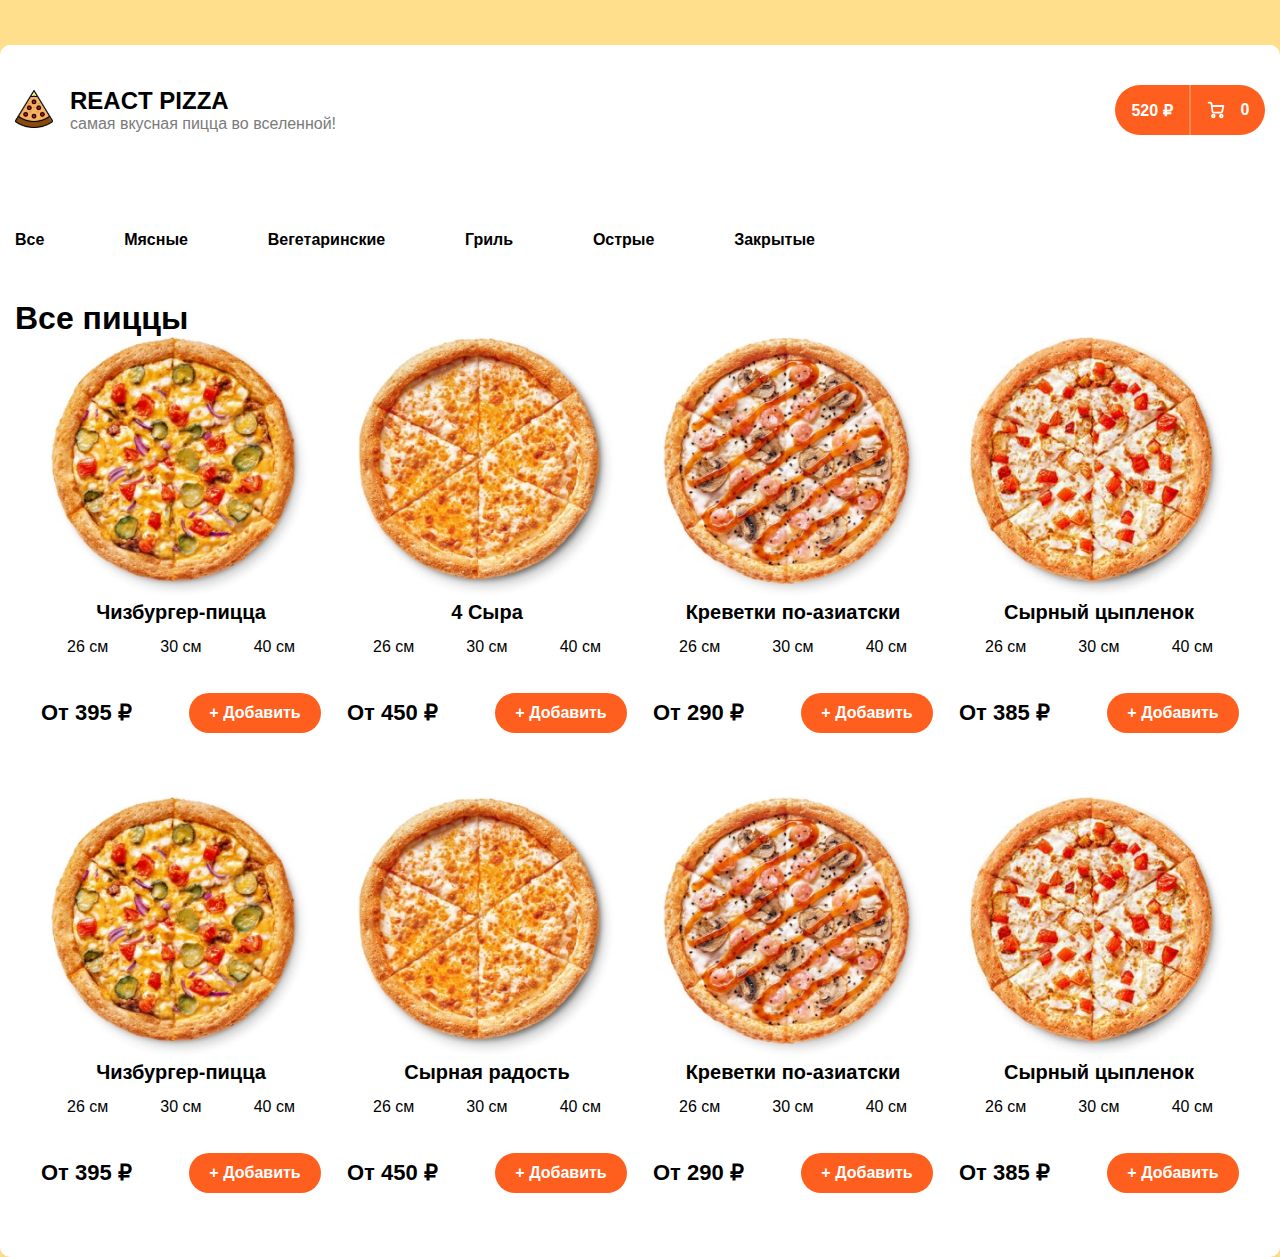
<file: pizzashop/index.html>
<!DOCTYPE html>
<html lang="en">
<head>
    <meta charset="UTF-8">
    <meta name="viewport" content="width=device-width">
    <title>Пиццерия</title>
    <link rel = "stylesheet" href="css/style.css">
</head>
<style> .white { color: #fff;} </style>
<body>
    <div class="container">
        <div class="content">
           
            
            <div class="header">
                <div class="logo-block">
                    <svg class = "pizza-logo" width="38" height="38" viewBox="0 0 38 38" fill="none" xmlns="http://www.w3.org/2000/svg" xmlns:xlink="http://www.w3.org/1999/xlink">
                        <rect width="38" height="38" fill="url(#pattern0)"/>
                        <defs>
                        <pattern id="pattern0" patternContentUnits="objectBoundingBox" width="1" height="1">
                        <use xlink:href="#image0" transform="scale(0.00195312)"/>
                        </pattern>
                        <image id="image0" width="512" height="512" xlink:href="[data-uri]"/>
                        </defs>
                    </svg>
                    
                    <div class="text-logo-1"><b>REACT PIZZA</b></div>
                    <div class="text-logo-2">самая вкусная пицца во вселенной!</div>
                </div>

                <div class="shop">
                    <div class="money"><b>520 ₽</b></div>
                   <a href="shop.html"><div class="korzina">
                        <svg width="18" height="18" viewBox="0 0 18 18" fill="none" xmlns="http://www.w3.org/2000/svg">
                            <path d="M6.33333 16.3333C7.06971 16.3333 7.66667 15.7364 7.66667 15C7.66667 14.2636 7.06971 13.6667 6.33333 13.6667C5.59695 13.6667 5 14.2636 5 15C5 15.7364 5.59695 16.3333 6.33333 16.3333Z" stroke="white" stroke-width="1.8" stroke-linecap="round" stroke-linejoin="round"/>
                            <path d="M14.3333 16.3333C15.0697 16.3333 15.6667 15.7364 15.6667 15C15.6667 14.2636 15.0697 13.6667 14.3333 13.6667C13.597 13.6667 13 14.2636 13 15C13 15.7364 13.597 16.3333 14.3333 16.3333Z" stroke="white" stroke-width="1.8" stroke-linecap="round" stroke-linejoin="round"/>
                            <path d="M4.78002 4.99999H16.3334L15.2134 10.5933C15.1524 10.9003 14.9854 11.176 14.7417 11.3722C14.4979 11.5684 14.1929 11.6727 13.88 11.6667H6.83335C6.50781 11.6694 6.1925 11.553 5.94689 11.3393C5.70128 11.1256 5.54233 10.8295 5.50002 10.5067L4.48669 2.82666C4.44466 2.50615 4.28764 2.21182 4.04482 1.99844C3.80201 1.78505 3.48994 1.66715 3.16669 1.66666H1.66669" stroke="white" stroke-width="1.8" stroke-linecap="round" stroke-linejoin="round"/>
                        </svg> 
                        <b class = "white">0</b>
                    </div></a>
                </div>
            </div>

           
            <nav>
                <ul>
                    <li onclick="sortPizza(0); allPizza ();"><a href=#><b>Все</b></li></a>
                    <li onclick="sortPizza(1); allPizza (); offСhease (); offSpicy();s"><a href=#><b>Мясные</b></li></a>
                    <li onclick="sortPizza(2); allPizza (); notHavePizza()"><a href=#><b>Вегетаринские</b></li></a>
                    <li onclick="sortPizza(3); allPizza (); notHavePizza()"><a href=#><b>Гриль</b></li></a>
                    <li onclick="sortPizza(4); allPizza (); offMeat (); offСhease ();" ><a href=#><b>Острые</b></li></a>
                    <li onclick="sortPizza(5); allPizza (); notHavePizza()"><a href=#><b>Закрытые</b></li></a>
                </ul>
                
                <!-- <div class="sort">
                    <svg width="10" height="6" viewBox="0 0 10 6" fill="none" xmlns="http://www.w3.org/2000/svg">
                        <path d="M10 5C10 5.16927 9.93815 5.31576 9.81445 5.43945C9.69075 5.56315 9.54427 5.625 9.375 5.625H0.625C0.455729 5.625 0.309245 5.56315 0.185547 5.43945C0.061849 5.31576 0 5.16927 0 5C0 4.83073 0.061849 4.68424 0.185547 4.56055L4.56055 0.185547C4.68424 0.061849 4.83073 0 5 0C5.16927 0 5.31576 0.061849 5.43945 0.185547L9.81445 4.56055C9.93815 4.68424 10 4.83073 10 5Z" fill="#2C2C2C"/>
                    </svg>
                   <div class="sort-text"><b>Сортировать по цене</b></div>
                        
                </div> -->
            </nav>
       
            <div class="text-all-pizza" id = "allpizza"><b>Все пиццы</b></div>

            <div class="pizza-section">
                
                <div class="pizza-block" id="meat">
                    <img src="img/1.png" class="pizza-img">
                    <div class="pizza-name"><b>Чизбургер-пицца</b></div>
                    <!--<div class="dough">
                        <div class="fat">традиционное</div>
                        <div class="thin">тонкое</div>
                    </div>-->
                    <div class="size">
                        <div class="s26" onclick=change26CB(elem)>26 см</div>
                        <div class="s30" onclick=change30CB(elem)>30 см</div>
                        <div class="s40" onclick=change40CB(elem)>40 см</div>
                    </div>
                    <div class="buy">
                        <div class="price" id="cheaseburg"><b>От 395 ₽</b></div>
                        <div class="add-btn"><b> + Добавить</b></div>
                    </div>
                </div>                 
               
                <div class="pizza-block" id = "cheaseee">
                    <img src="img/2.png" class="pizza-img">
                    <p class="pizza-name"><b>4 Cыра</b></p>
                   <!-- <div class="dough">
                        <div class="fat">традиционное</div>
                        <div class="thin">тонкое</div>
                    </div> -->
                    <div class="size">
                        <div class="s26" onclick=change26C(elem3)>26 см</div>
                        <div class="s30" onclick=change30C(elem3)>30 см</div>
                        <div class="s40" onclick=change40C(elem3)>40 см</div>
                    </div>
                    <div class="buy">
                        <div class="price" id="chease"><b>От 450 ₽</b></div>
                        <div class="add-btn"><b> + Добавить</b></div>
                    </div>
                       
                </div>

                <div class="pizza-block" id = "spicy">
                    <img src="img/3.png" class="pizza-img">  
                    <div class="pizza-name"><b>Креветки по-азиатски</b></div>
                   <!-- <div class="dough">
                        <div class="fat">традиционное</div>
                        <div class="thin">тонкое</div>
                    </div>-->
                    <div class="size">
                        <div class="s26" onclick=change26A(elem5)>26 см</div>
                        <div class="s30" onclick=change30A(elem5)>30 см</div>
                        <div class="s40" onclick=change40A(elem5)>40 см</div>
                    </div>
                    <div class="buy">
                        <div class="price" id="aziat"><b>От 290 ₽</b></div>
                        <div class="add-btn"><b> + Добавить</b></div>
                    </div> 
                </div>

                <div class="pizza-block" id="meat2">
                    <img src="img/4.png" class="pizza-img"> 
                    <div class="pizza-name"><b>Сырный цыпленок</b></div>
                    <!--<div class="dough">
                        <div class="fat">традиционное</div>
                        <div class="thin">тонкое</div>
                    </div>-->
                    <div class="size">
                        <div class="s26" onclick=change26CC(elem7)>26 см</div>
                        <div class="s30" onclick=change30CC(elem7)>30 см</div>
                        <div class="s40" onclick=change40CC(elem7)>40 см</div>
                    </div>
                    <div class="buy">
                        <div class="price" id="cheaseC"><b>От 385 ₽</b></div>
                        <div class="add-btn"><b> + Добавить</b></div>
                    </div>  
                </div>

                <div class="pizza-block" id="meat3" id=>
                    <img src="img/1.png" class="pizza-img">
                    <div class="pizza-name"><b>Чизбургер-пицца</b></div>
                   <!-- <div class="dough">
                        <div class="fat">традиционное</div>
                        <div class="thin">тонкое</div>
                    </div> -->
                    <div class="size">
                        <div class="s26" onclick=change26CB(elem2)>26 см</div>
                        <div class="s30" onclick=change30CB(elem2)>30 см</div>
                        <div class="s40" onclick=change40CB(elem2)>40 см</div>
                    </div>
                    <div class="buy">
                        <div class="price" id="cheaseburg2"><b>От 395 ₽</b></div>
                        <div class="add-btn"><b> + Добавить</b></div>
                    </div>
                </div>
 
                


                
                <div class="pizza-block" id = "cheaseee2">
                    <img src="img/2.png" class="pizza-img">
                    <div class="pizza-name"><b>Cырная радость</b></div>
                   <!-- <div class="dough">
                        <div class="fat">традиционное</div>
                        <div class="thin">тонкое</div>
                    </div>-->
                    <div class="size">
                        <div class="s26" onclick=change26C(elem4)>26 см</div>
                        <div class="s30" onclick=change30C(elem4)>30 см</div>
                        <div class="s40" onclick=change40C(elem4)>40 см</div>
                    </div>
                    <div class="buy">
                        <div class="price" id="chease2"><b>От 450 ₽</b></div>
                        <div class="add-btn"><b> + Добавить</b></div>
                    </div>
                       
                </div>


                <div class="pizza-block" id="spicy2">
                    <img src="img/3.png" class="pizza-img">  
                    <div class="pizza-name"><b>Креветки по-азиатски</b></div>
                    <!--<div class="dough">
                        <div class="fat">традиционное</div>
                        <div class="thin">тонкое</div>
                    </div>-->
                    <div class="size">
                        <div class="s26" onclick=change26A(elem6)>26 см</div>
                        <div class="s30" onclick=change30A(elem6)>30 см</div>
                        <div class="s40" onclick=change40A(elem6)>40 см</div>
                    </div>
                    <div class="buy">
                        <div class="price" id="aziat2"><b>От 290 ₽</b></div>
                        <div class="add-btn"><b> + Добавить</b></div>
                    </div> 
                </div>

                <div class="pizza-block" id="meat4">
                    <img src="img/4.png" class="pizza-img"> 
                    <div class="pizza-name"><b>Сырный цыпленок</b></div>
                    <!--<div class="dough">
                        <div class="fat">традиционное</div>
                        <div class="thin">тонкое</div>
                    </div>-->
                    <div class="size">
                        <div class="s26" onclick=change26CC(elem8)>26 см</div>
                        <div class="s30" onclick=change30CC(elem8)>30 см</div>
                        <div class="s40" onclick=change40CC(elem8)>40 см</div>
                    </div>
                    <div class="buy">
                        <div class="price" id="cheaseC2"><b>От 385 ₽</b></div>
						<div class="add-btn"><b> + Добавить</b></div>
                    </div>  
                </div>
                
   
            </div>
        </div>
    </div>
    
    
    
    
    <script src = "js/sort.js"></script>
    <script src = "js/price.js"></script>

</body>
</html>
</file>
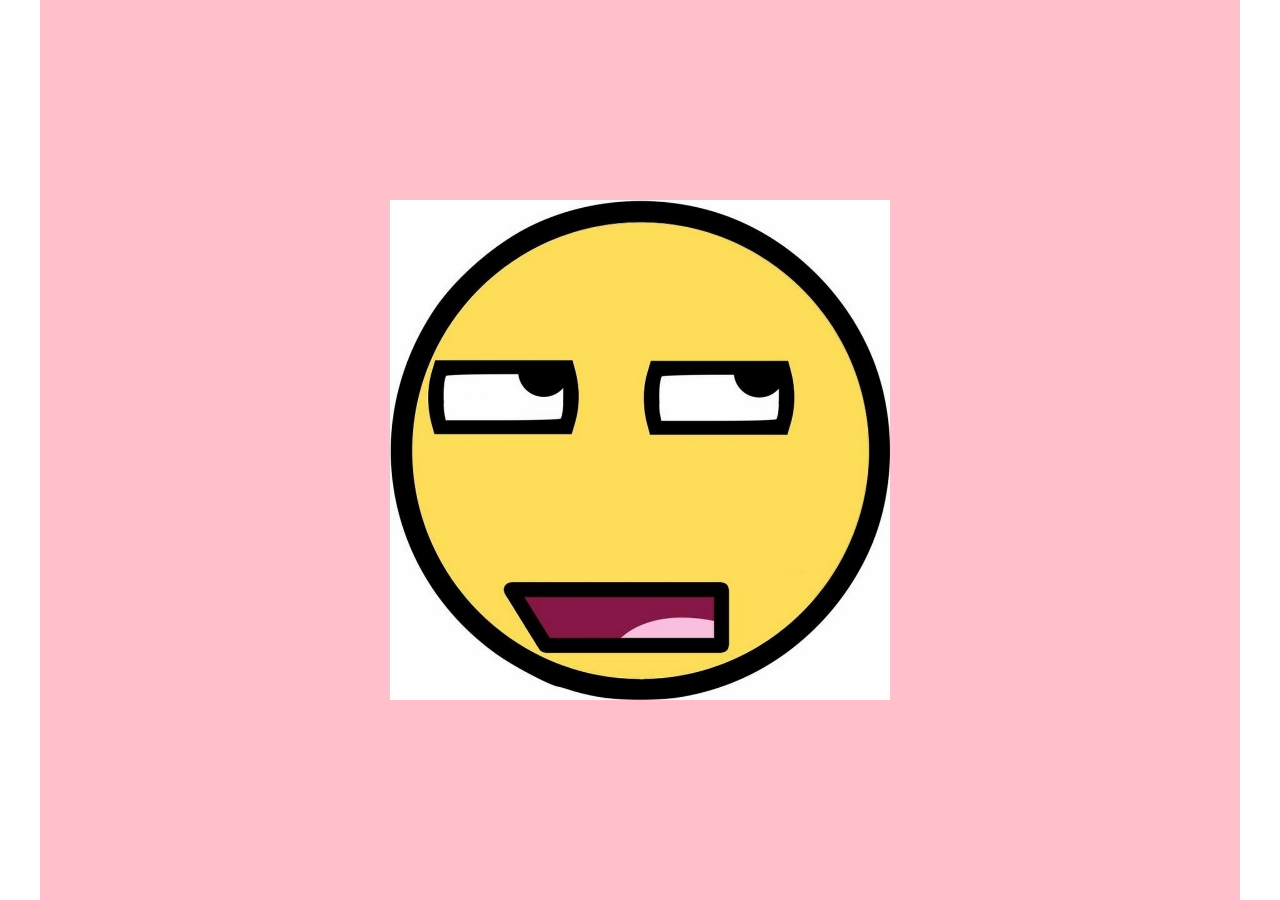
<file: slideKostyl/index.html>
<!DOCTYPE html>
<html lang="en">
<head>
    <meta charset="UTF-8">
    <meta name="viewport" content="width=device-width, initial-scale=1.0">
    <title>слайдер ебать его в рот</title>
    <link rel="stylesheet" href="css/style.css">
</head>
<body>
    <div class="content">
        <div class="slider">
            <div class="slide" id = "four" onclick="four()"><img src="img/4.jpg"></div>
            <div class="slide" id = "three" onclick="three()"><img src="img/3.jpg"></div>
            <div class="slide" id = "two" onclick="two()"><img src="img/2.jpg"></div>
            <div class="slide" id = "one" onclick="one()"><img src="img/1.jpg"></div>
        </div>
    </div>




<script src = "js/main.js"></script>


</body>
</html>
</file>
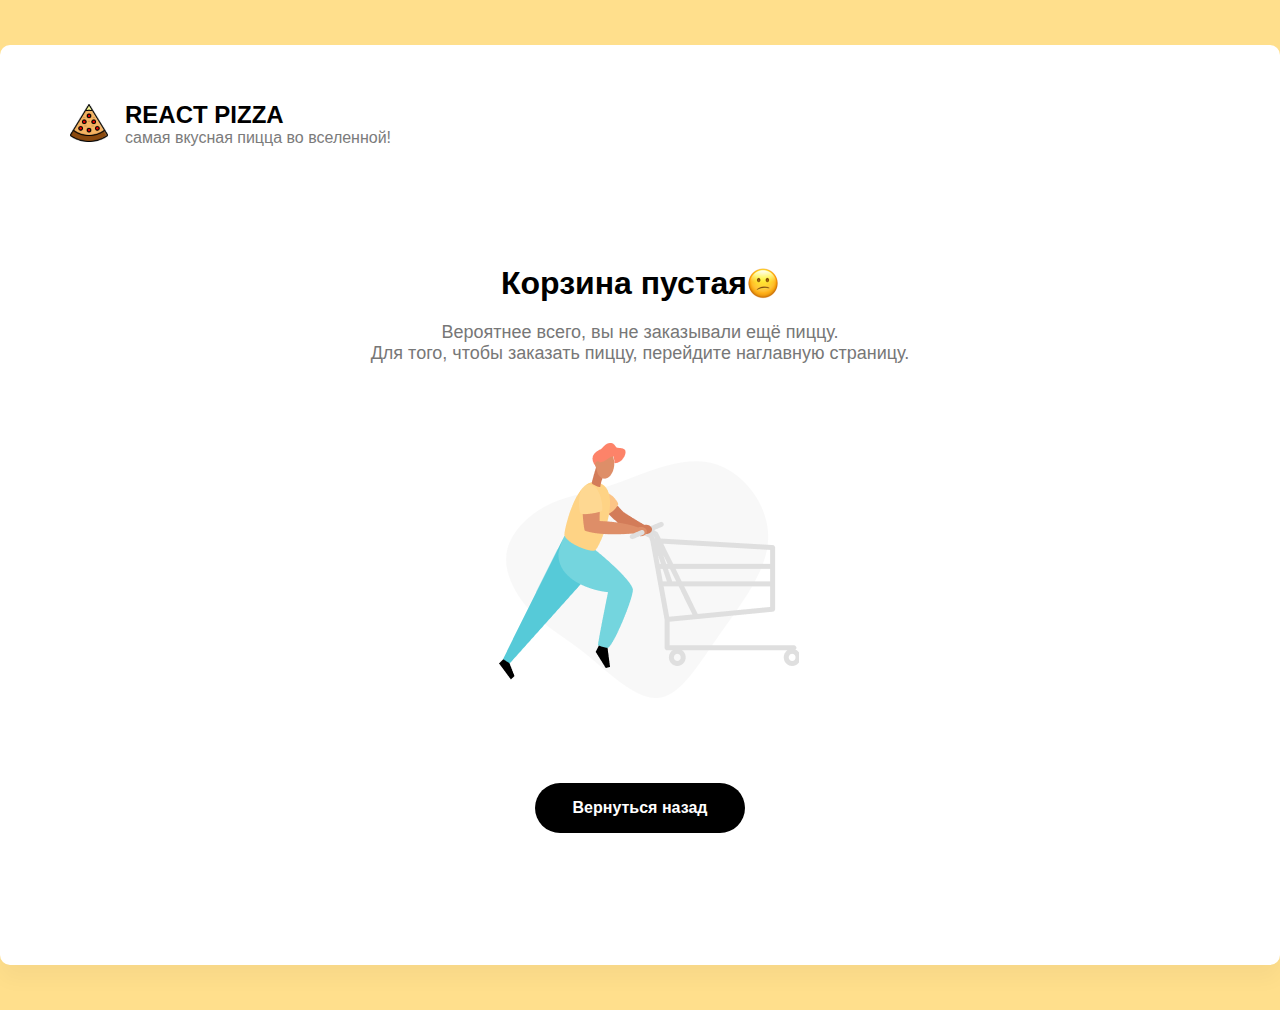
<file: pizzashop/shop.html>
<!DOCTYPE html>
<html lang="en">
<head>
    <meta charset="UTF-8">
    <meta name="viewport" content="width=device-width, initial-scale=1.0">
    <title>Корзина</title>
    <link rel = "stylesheet" href="css/shop.css">
</head>
<body>
    <div class="container">
        <div class="content">
           
            
            <div class="header">
                <div class="logo-block">
                    <svg class = "pizza-logo" width="38" height="38" viewBox="0 0 38 38" fill="none" xmlns="http://www.w3.org/2000/svg" xmlns:xlink="http://www.w3.org/1999/xlink">
                        <rect width="38" height="38" fill="url(#pattern0)"/>
                        <defs>
                        <pattern id="pattern0" patternContentUnits="objectBoundingBox" width="1" height="1">
                        <use xlink:href="#image0" transform="scale(0.00195312)"/>
                        </pattern>
                        <image id="image0" width="512" height="512" xlink:href="[data-uri]"/>
                        </defs>
                    </svg>
                    
                    <div class="text-logo-1"><b>REACT PIZZA</b></div>
                    <div class="text-logo-2">самая вкусная пицца во вселенной!</div>
                </div>
            </div>
        
            <div class="info">
                <div class="text1"><b>Корзина пустая  </b> <img src="img/smile.png" class="smile"></div>
                <div class="text2">Вероятнее всего, вы не заказывали ещё пиццу.<br/>Для того, чтобы заказать пиццу, перейдите наглавную страницу.</div>
                <img src = "img/run.png" class = "run">
                <a href = "index.html"><div class="btn-back"><b>Вернуться назад</b></div></a>
            </div>
        
        
        </div>
    </div>
</body>
</html>
</file>
<file: pizzashop/css/style.css>
* {
    margin: 0;
    padding: 0;
    box-sizing: border-box;
    font-family: sans-serif;
    text-decoration: none;
    list-style: none;
}
body {
    background: #FFDF8C;
}
.container {
    max-width: 1340px;
    width: 100%;
    height: 100%;
    background: #FFFFFF;
    box-shadow: 0px 15px 20px rgba(0, 0, 0, 0.03);
    border-radius: 10px;
    margin: 0 auto;
    margin-top: 45px;
    display: flex;
    justify-content: center;
    align-items: center;
}
.content {
    width: 1250px;
    height: 100%;
}
.header {
    height: 50px;
    width: 100%;
    margin-top: 40px;
    display: flex;
    justify-content: space-between;

}
.pizza-logo {
    margin-top: 5px;
}
.logo-block {
    width: 320px;
    height: 50px;
}
.shop {
    background: #FE5F1E;
    width: 150px;
    height: 50px;
    border-radius: 30px;
}
.text-logo-1 {
    font-size: 24px;
    position: relative;
    top: -45px;
    left: 55px;
}
.text-logo-2 {
    color: #7B7B7B;
    font-size: 16px;
    position: relative;
    top: -45px;
    left: 55px;
}
nav {
    width: 100%;
    height: 50px;
    margin-top: 80px;
    display: flex;
    justify-content: space-between;
    align-items: center;
}
ul {
    display: inline-flex;
    align-items: center;
    justify-content: space-between;
    width: 800px;
    height: 50px;
}
a {
    color: #000;
    height: 50px;
    display: flex;
    align-items: center;
}
li a:hover {
    animation: lianim;
    animation-fill-mode: forwards;
    cursor: pointer;
}
@keyframes lianim {
    100% {
        border-bottom: 3px solid #FE5F1E;
    }
}
.shop {
    display: flex;
    justify-content: space-around;
    align-items: center;
    color: #fff;
}
.money {
    width: 75px;
    height: 100%;
    display: flex;
    align-items: center;
    justify-content: space-evenly;
    border-right: 1px solid rgba(255, 255, 255, 0.25);
}
.korzina {
    width: 75px;
    height: 100%;
    display: flex;
    align-items: center;
    justify-content: space-evenly;
    border-left: 1px solid rgba(255, 255, 255, 0.25);
}
.money:hover {
    animation: shopitem;
    animation-duration: 0.3s;
    animation-fill-mode: forwards;
    cursor: pointer;
}
.korzina:hover {
    animation: shopitem;
    animation-duration: 0.3s;
    animation-fill-mode: forwards;
    cursor: pointer;
}
@keyframes shopitem{
    0% {
        border: 0px
    }
    100% {
        transform: scale(1.1);
        border: 0
    }
}
.sort {
    width: 220px;
    height: 50px;
    display: flex;
    align-items: center;
    justify-content: space-evenly;
}
.pizza-section {
    width: 100%;
    height: 100%;
    display: inline-flex;
    justify-content: space-evenly;
    align-items: center;
    flex-wrap: wrap;
}
.text-all-pizza {
    font-size: 32px;
    margin-top: 35px;
}
.pizza-block {
   width: 280px;
   height: 460px;
}
.pizza-img {
    margin-left: 10px;
}
.pizza-name {
    font-size: 20px;
    text-align: center;
}
.dough {
    width: 100%;
    height: 32px;
    margin-top: 30px;
    display: inline-flex;
    align-items: center;
    justify-content: space-around;
}
.size {
    width: 100%;
    height: 32px;
    margin-top: 7px;
    display: inline-flex;
    align-items: center;
    justify-content: space-around;
}
.thin:hover {
    color: #808080;
    cursor: pointer;
}
.fat:hover {
    color: #808080;
    cursor: pointer;
}
.s26:hover {
    color: #808080;
    cursor: pointer;
}
.s30:hover {
    color: #808080;
    cursor: pointer;
}
.s40:hover {
    color: #808080;
    cursor: pointer;
}
.buy {
    height: 40px;
    width: 100%;
    margin-top: 30px;
    display: inline-flex;
    align-items: center;
    justify-content: space-between;
}
.price {
    font-size: 22px;
}
.add-btn {
    font-size: 16px;
    color: #fff;
    width: 132px;
    height: 40px;
    background: #FE5F1E;
    border-radius: 30px;
    display: inline-flex;
    align-items: center;
    justify-content: center;
}
.add-btn:hover {
    animation: add-btn;
    animation-duration: 0.5s;
    animation-fill-mode: forwards;
    cursor: pointer;
}
@keyframes add-btn{
    100% {
    background: #fff;
    color: #FE5F1E;
    border: 2px solid #FE5F1E;
    border-radius: 30px;
    }
}

@media only screen and (max-width: 1136px) {
    .container {
        height: 100%;
    }
    .content {
        height:100%;
    }
    .pizza-block {
        width: 380px;
        height: 460px;
     }
     .pizza-img {
        margin-left: 70px;
    }
}
@media only screen and (max-width: 1050px) {
    .container {
        height: 100%;
    }
    .content {
        height:100%;
    }
    .pizza-block {
        width: 380px;
        height: 460px;
     }
     .pizza-img {
        margin-left: 70px;
    }
    ul {
        justify-content: space-around;
        margin: 0 auto;
    }
    .text-all-pizza {
        font-size: 32px;
        margin-top: 40px;
        text-align: center;
    }
    .sort {
        display: none;
    }
}
@media only screen and (max-width: 776px) {
    .container {
        height: 100%;
        width: 100%;
    }
    .content {
        height:100%;
        max-width: 776px;
        width: 100%;
        margin: 0 auto;
    }
    nav {
        width: 100%;
        height: 50px;
        margin-top: 80px;
        display: flex;
        justify-content: center;
        align-items: center;
        flex-direction: column;
    }
    ul {
        width: 300px;
        margin: 0 auto;
        flex-direction: column;
        margin-top: 150px;
    }
    .sort {
        display: none;
    }
    .header {
        flex-direction: column;
    }
    * {
	margin: 0 auto;
    }
    .shop {
        position: fixed;
        margin-top: 50px;
        opacity: 0.5;
        transition: 0.3s;
    }
    .shop:hover {
        opacity: 1;
    }
    .text-all-pizza {
        margin-top: 250px;
    }
    .pizza-section {
        margin-top: 30px;
    }
    .pizza-block {
        margin-left: 0 auto;
    }
    .logo-block {
        margin-left: 5px;
    }
}

#allpizza {
	font-weight: bold;
}
</file>
<file: slideKostyl/css/style.css>
* {
    margin: 0;
    padding: 0;
}
img {
    width: 500px;
    height: 500px;
}
.content {
    max-width: 1200px;
    width: 100%;
    height: 100vh;
    margin: 0 auto;
    background: pink;
    display: flex;
    justify-content: center;
    align-items: center;
}
.slider {
    width: 500px;
    height: 500px;
}
.slide {
    position: absolute;
}
</file>
<file: pizzashop/css/shop.css>
* {
    margin: 0;
    padding: 0;
    box-sizing: border-box;
    font-family: sans-serif;
    text-decoration: none;
    list-style: none;
}
body {
    background: #FFDF8C;
}
.container {
    max-width: 1340px;
    width: 100%;
    height: 920px;
    background: #FFFFFF;
    box-shadow: 0px 15px 20px rgba(0, 0, 0, 0.03);
    border-radius: 10px;
    margin: 0 auto;
    margin-top: 45px;
    margin-bottom: 45px;
    display: flex;
    justify-content: center;
    align-items: center;
}
.content {
    width: 1340px;
    height: 980px;
}
.header {
    height: 50px;
    width: 100%;
    margin-top: 84px;
    margin-left: 70px;
    display: flex;
    justify-content: space-between;

}
.pizza-logo {
    margin-top: 5px;
}
.logo-block {
    width: 320px;
    height: 50px;
}
.text-logo-1 {
    font-size: 24px;
    position: relative;
    top: -45px;
    left: 55px;
}
.text-logo-2 {
    color: #7B7B7B;
    font-size: 16px;
    position: relative;
    top: -45px;
    left: 55px;
}
.info {
    width: 550px;
    height: 800px;
    margin: 0 auto;
    display: flex;
    justify-content: center;
    align-items: center;
    flex-direction: column;

}
.text1 {
    display: inline-flex;
    justify-content: space-between;
    align-items: center;
    font-size: 32px;
}
.text2 {
    font-size: 18px;
    color: #777777;
    text-align: center;
    margin-top: 20px;
}
.run {
    margin: 0 auto;
    margin-top: 60px;
}
.btn-back {
    margin-top: 75px;
    width: 210px;
    height: 50px;
    border-radius: 30px;
    background: #000;
    color: #fff;
    font-size: 16px;
    display: flex;
    justify-content: center;
    align-items: center;
}
.btn-back:hover {
    animation: btn;
    animation-duration: 0.5s;
    animation-fill-mode: forwards;
}
@keyframes btn {
    100% {
        background: #fff;
        border: 3px solid #000;
        border-radius: 30px;
        color: #000;
    }
}
@media only screen and (max-width: 1136px) {
    .header {
        width: 300px;
    }
    .text1 {
        display: inline-flex;
        justify-content: space-between;
        align-items: center;
        font-size: 32px;
    }
    .text2 {
        display: none;
    }
}
@media only screen and (max-width: 566px) {
    .content {
        margin: 0 auto;
        max-width: 566px;
        width: 100%;
    }
    .info {
        width: 100%;
    }
    .header {
        margin-left: 10px;
    }
}
</file>
